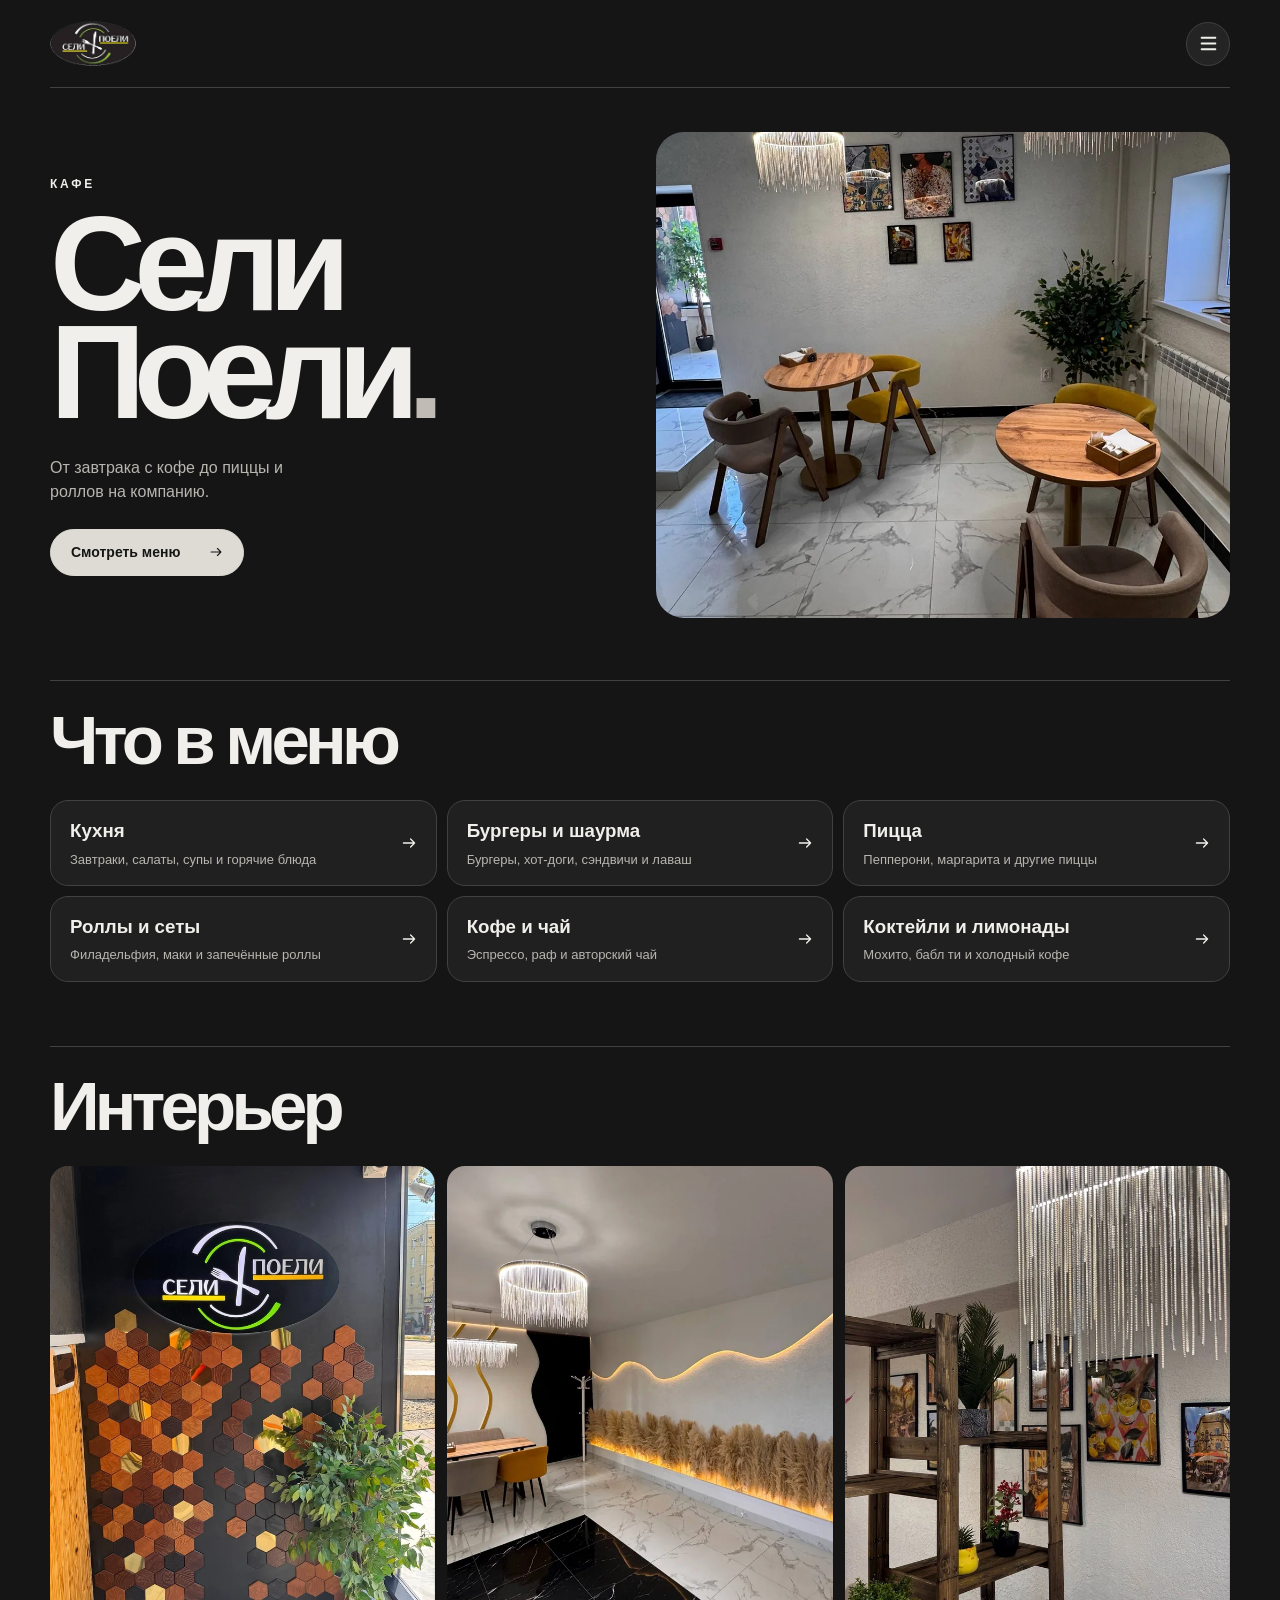
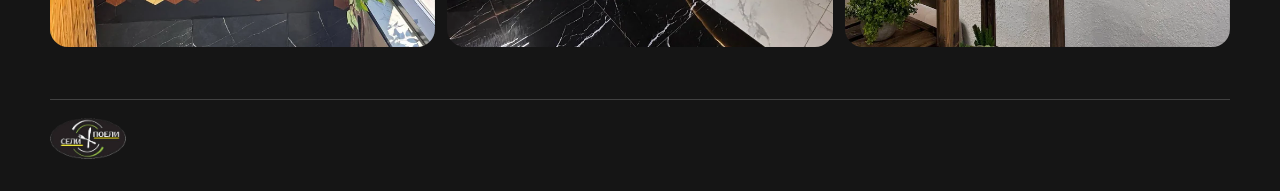
<file: index.html>
<!doctype html>
<html lang="ru"><head><meta charset="utf-8"><meta name="viewport" content="width=device-width,initial-scale=1"><meta name="description" content="Кафе «Сели Поели». Завтраки, горячие блюда, пицца, роллы и напитки."><title>Сели Поели — кафе</title><link rel="icon" href="assets/logo.png"><link rel="stylesheet" href="style.css"><script defer src="navigation.js"></script></head>
<body id="top"><header class="wrap"><a href="index.html" aria-label="Главная — Сели Поели"><img src="assets/logo.png" width="86" height="46" alt="Сели Поели"></a><details class="navigation"><summary aria-label="Навигация"><svg class="icon" aria-hidden="true" viewBox="0 0 20 20"><path d="M4 5h12M4 10h12M4 15h12"/></svg></summary><nav aria-label="Навигация"><a href="index.html" aria-current="page">Главная</a><a href="menu.html">Меню</a><a href="#interior">Интерьер</a></nav></details></header>
<main class="wrap"><section class="home-hero"><div><p class="eyebrow">КАФЕ</p><h1>Сели<br>Поели<span>.</span></h1><p class="lead">От завтрака с кофе до пиццы и роллов на компанию.</p><a class="cta" href="menu.html">Смотреть меню <svg class="icon" aria-hidden="true" viewBox="0 0 20 20"><path d="M3 10h14m-5-5 5 5-5 5"/></svg></a></div><figure class="hall-photo"><img src="assets/hall.webp" width="1100" height="1956" alt="Зал кафе с круглыми деревянными столами и подвесными люстрами" fetchpriority="high"></figure></section><section class="home-menu" aria-labelledby="categories"><h2 id="categories">Что в меню</h2><div class="category-links"><a href="menu.html?category=%D0%9A%D1%83%D1%85%D0%BD%D1%8F"><div><h3>Кухня</h3><p>Завтраки, салаты, супы и горячие блюда</p></div><svg class="icon" aria-hidden="true" viewBox="0 0 20 20"><path d="M3 10h14m-5-5 5 5-5 5"/></svg></a><a href="menu.html?category=%D0%91%D1%83%D1%80%D0%B3%D0%B5%D1%80%D1%8B%20%D0%B8%20%D1%88%D0%B0%D1%83%D1%80%D0%BC%D0%B0"><div><h3>Бургеры и шаурма</h3><p>Бургеры, хот-доги, сэндвичи и лаваш</p></div><svg class="icon" aria-hidden="true" viewBox="0 0 20 20"><path d="M3 10h14m-5-5 5 5-5 5"/></svg></a><a href="menu.html?category=%D0%9F%D0%B8%D1%86%D1%86%D0%B0"><div><h3>Пицца</h3><p>Пепперони, маргарита и другие пиццы</p></div><svg class="icon" aria-hidden="true" viewBox="0 0 20 20"><path d="M3 10h14m-5-5 5 5-5 5"/></svg></a><a href="menu.html?category=%D0%A0%D0%BE%D0%BB%D0%BB%D1%8B%20%D0%B8%20%D1%81%D0%B5%D1%82%D1%8B"><div><h3>Роллы и сеты</h3><p>Филадельфия, маки и запечённые роллы</p></div><svg class="icon" aria-hidden="true" viewBox="0 0 20 20"><path d="M3 10h14m-5-5 5 5-5 5"/></svg></a><a href="menu.html?category=%D0%9A%D0%BE%D1%84%D0%B5%20%D0%B8%20%D1%87%D0%B0%D0%B9"><div><h3>Кофе и чай</h3><p>Эспрессо, раф и авторский чай</p></div><svg class="icon" aria-hidden="true" viewBox="0 0 20 20"><path d="M3 10h14m-5-5 5 5-5 5"/></svg></a><a href="menu.html?category=%D0%9A%D0%BE%D0%BA%D1%82%D0%B5%D0%B9%D0%BB%D0%B8%20%D0%B8%20%D0%BB%D0%B8%D0%BC%D0%BE%D0%BD%D0%B0%D0%B4%D1%8B"><div><h3>Коктейли и лимонады</h3><p>Мохито, бабл ти и холодный кофе</p></div><svg class="icon" aria-hidden="true" viewBox="0 0 20 20"><path d="M3 10h14m-5-5 5 5-5 5"/></svg></a></div></section><section class="interior" id="interior" aria-labelledby="interior-title"><h2 id="interior-title">Интерьер</h2><div class="interior-grid"><img src="assets/entrance.webp" width="720" height="1280" alt="Фирменная вывеска над деревянной мозаикой" loading="lazy" decoding="async"><img src="assets/lighting.webp" width="720" height="1280" alt="Зал с тёплой подсветкой вдоль стены" loading="lazy" decoding="async"><img src="assets/details.webp" width="720" height="1280" alt="Деревянный стеллаж с растениями и картины на стене" loading="lazy" decoding="async"></div></section></main><footer class="wrap"><img src="assets/logo.png" width="76" height="41" alt="Сели Поели"></footer></body></html>
</file>
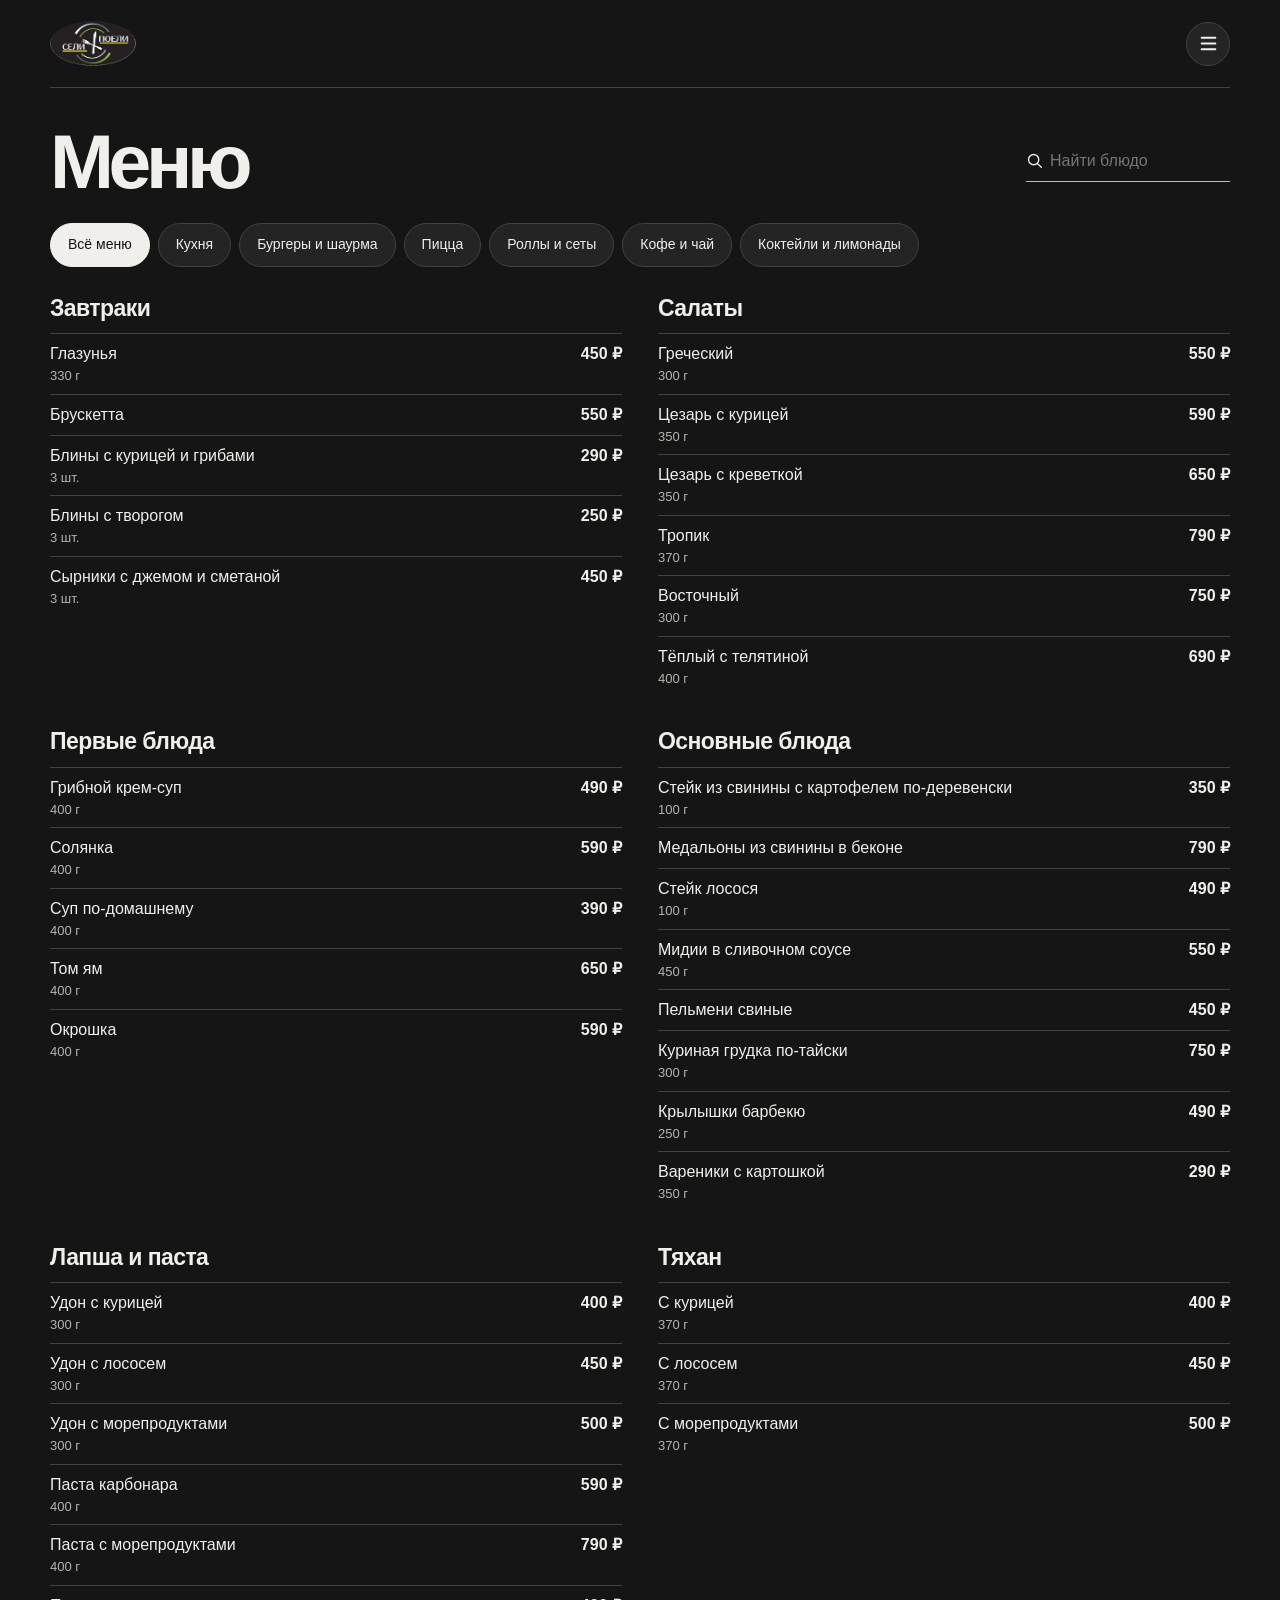
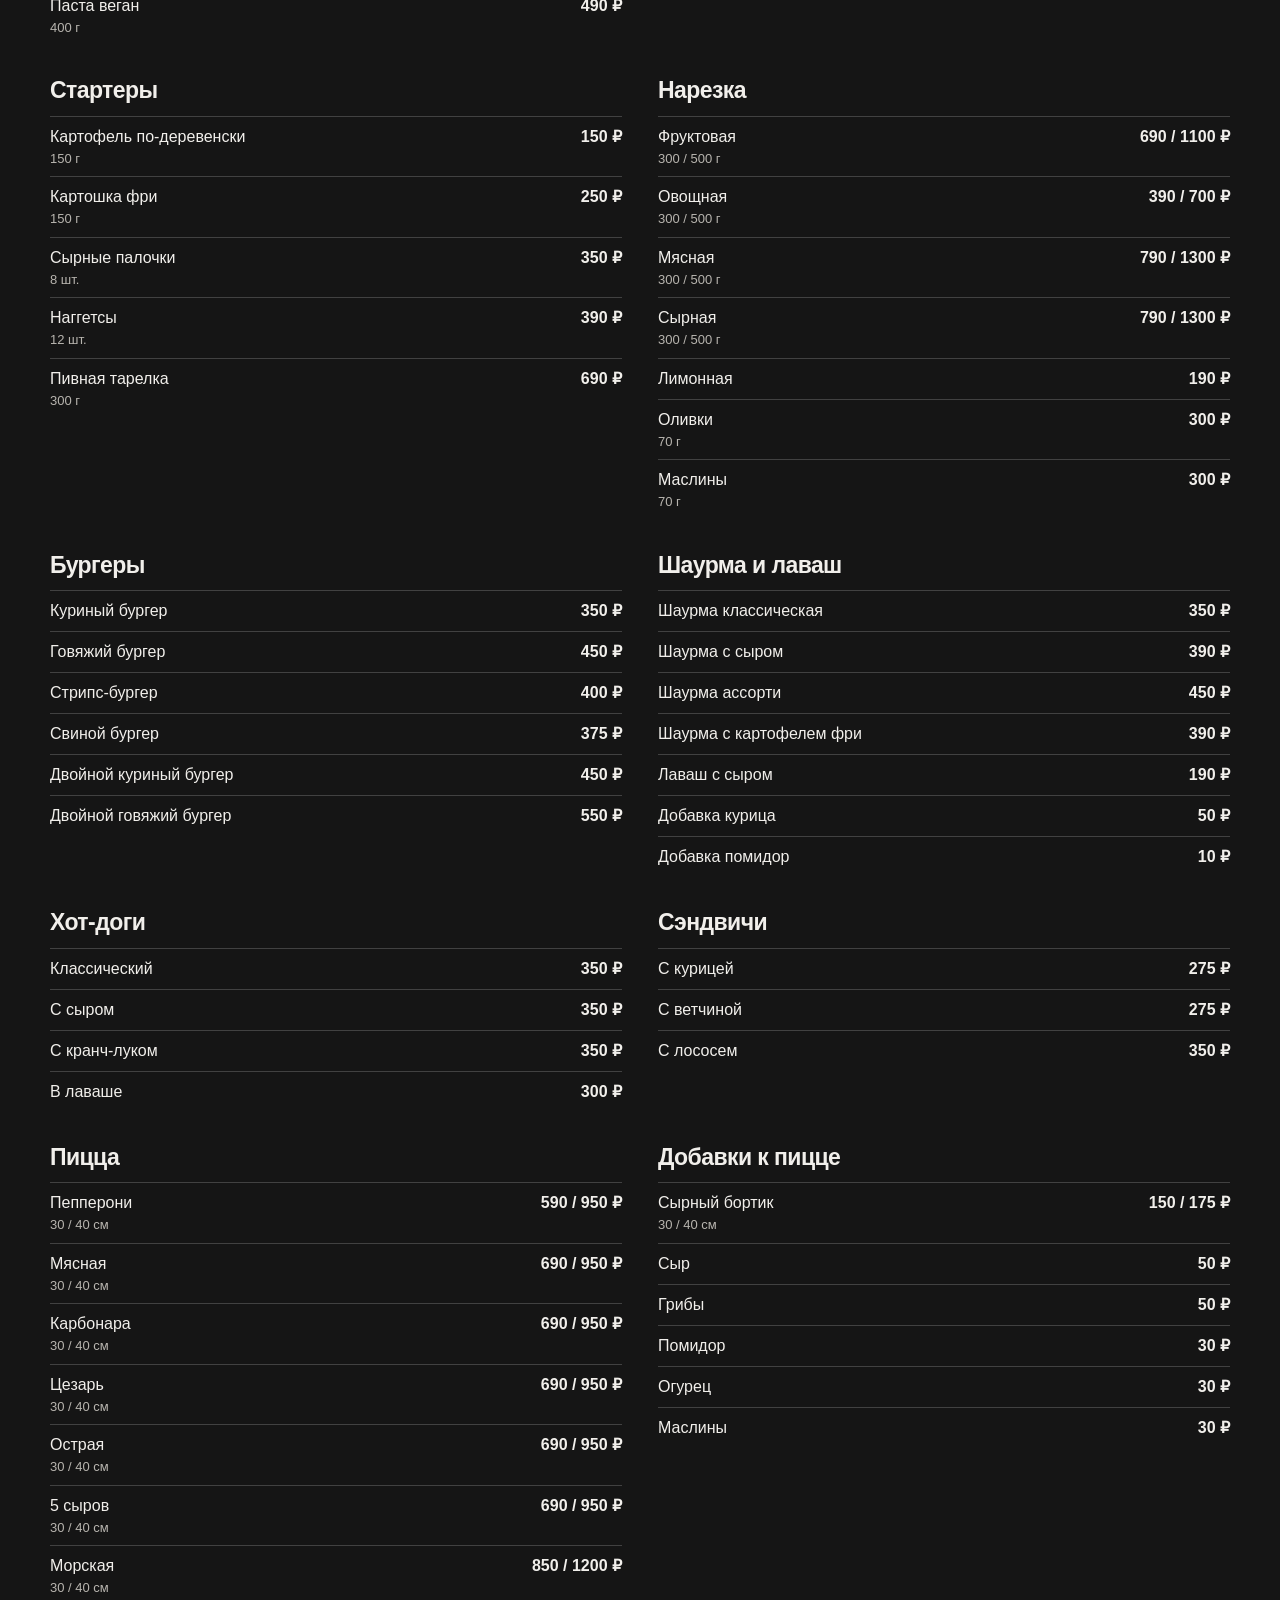
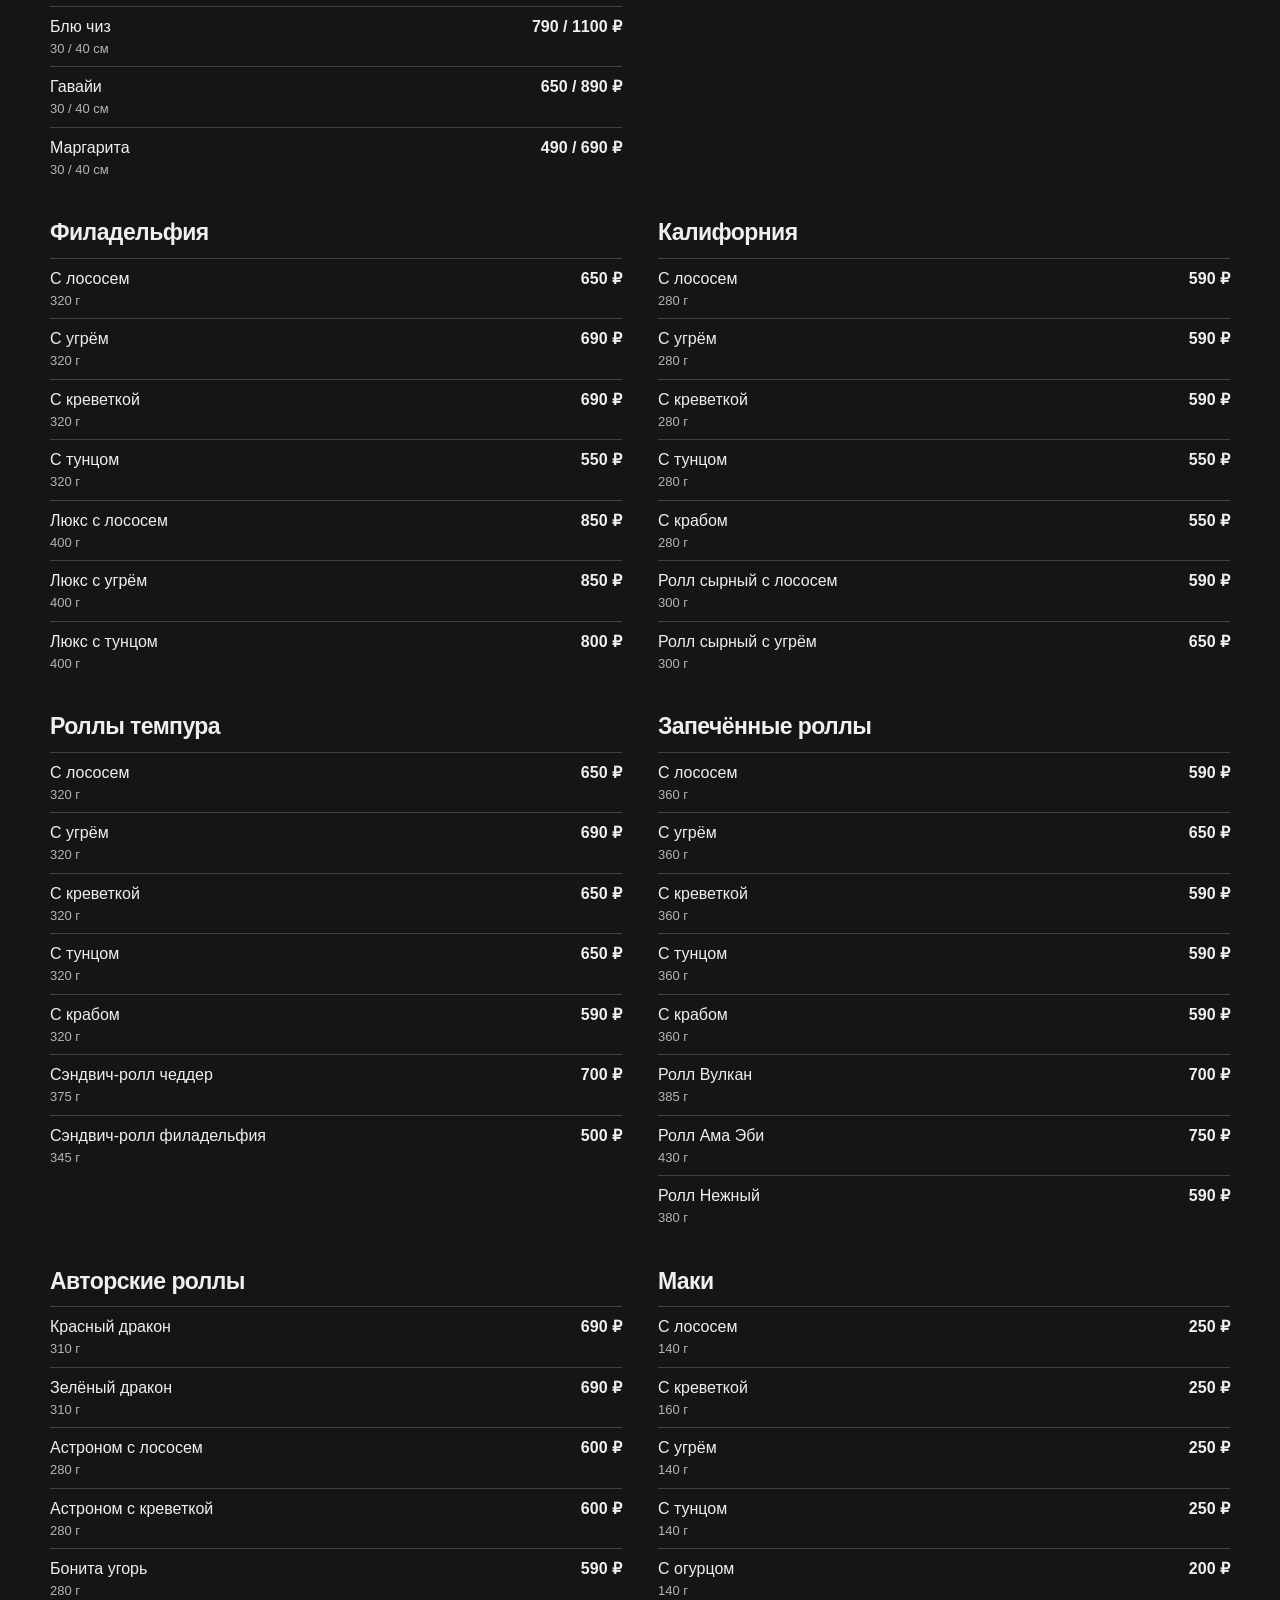
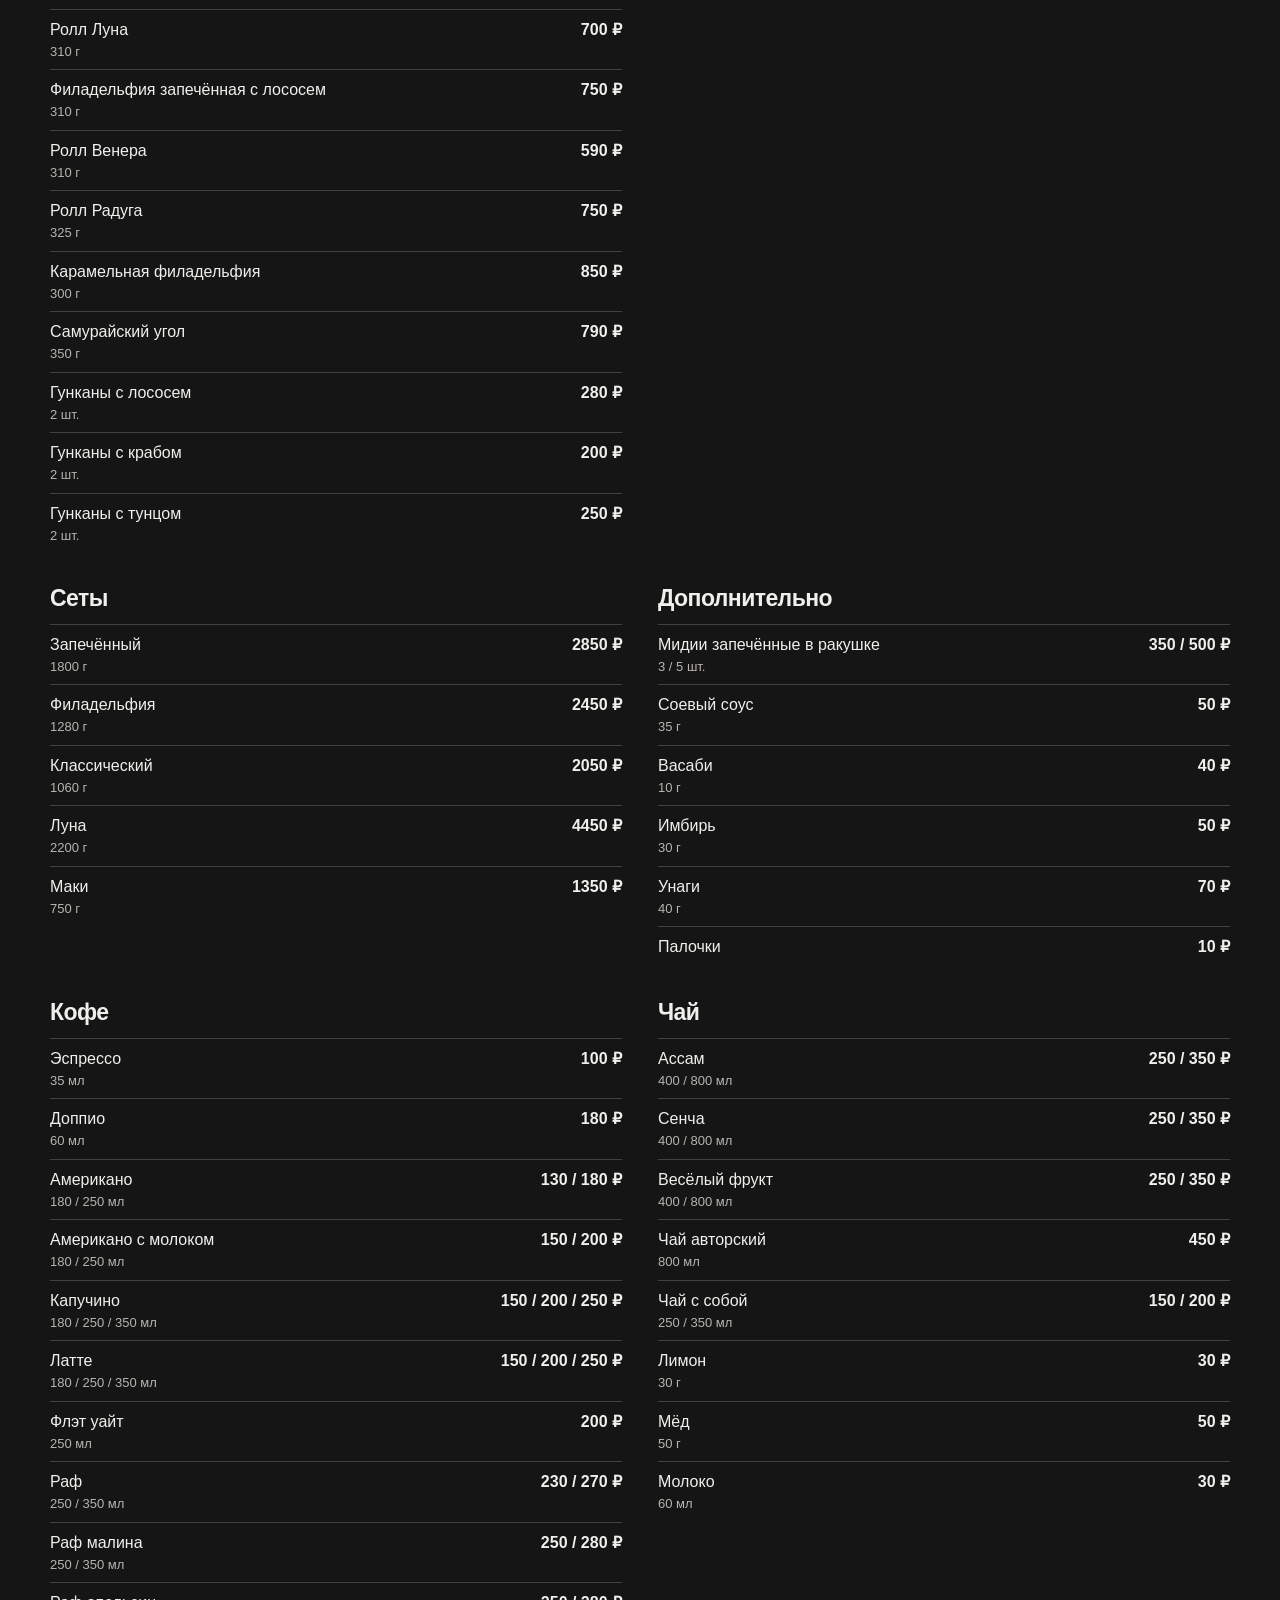
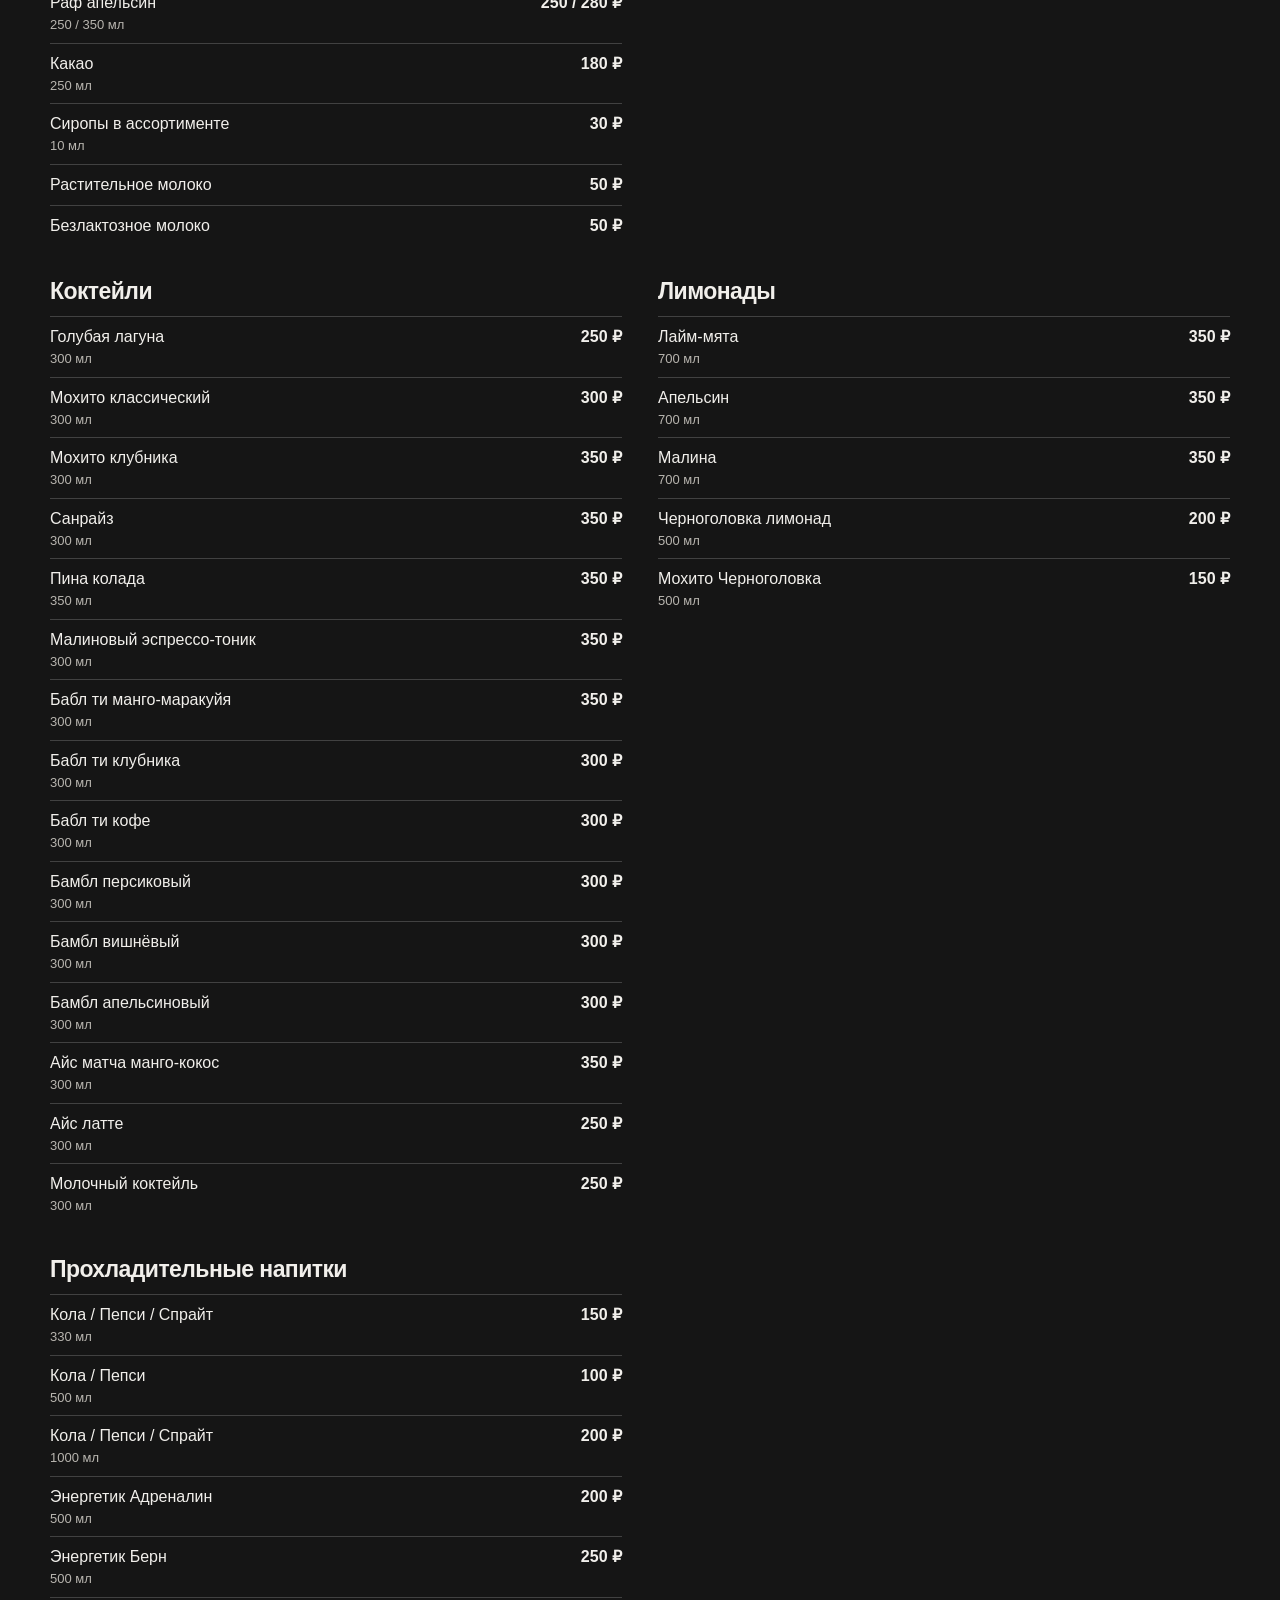
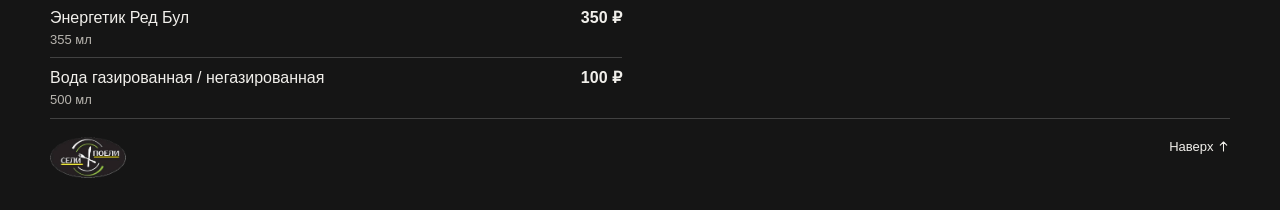
<file: menu.html>
<!doctype html>
<html lang="ru"><head><meta charset="utf-8"><meta name="viewport" content="width=device-width,initial-scale=1"><meta name="description" content="Меню «Сели Поели» с ценами и размерами порций."><title>Сели Поели — меню</title><link rel="icon" href="assets/logo.png"><link rel="stylesheet" href="style.css"><script defer src="menu.js"></script><script defer src="navigation.js"></script></head>
<body id="top"><header class="wrap"><a href="index.html" aria-label="Главная — Сели Поели"><img src="assets/logo.png" width="86" height="46" alt="Сели Поели"></a><details class="navigation"><summary aria-label="Навигация"><svg class="icon" aria-hidden="true" viewBox="0 0 20 20"><path d="M4 5h12M4 10h12M4 15h12"/></svg></summary><nav aria-label="Навигация"><a href="index.html">Главная</a><a href="menu.html" aria-current="page">Меню</a><a href="index.html#interior">Интерьер</a></nav></details></header>
<main class="wrap menu-page"><section id="menu"><div class="sectionhead"><h2>Меню</h2><label class="search"><span aria-hidden="true"><svg class="icon" aria-hidden="true" viewBox="0 0 20 20"><path d="M14 14l4 4 M15 9a6 6 0 1 1-12 0 6 6 0 0 1 12 0Z"/></svg></span><input type="search" id="search" placeholder="Найти блюдо" aria-label="Найти блюдо"></label></div><div id="tabs" role="group" aria-label="Разделы меню"></div><div id="results" aria-live="polite"></div></section>
</main>
<footer class="wrap"><img src="assets/logo.png" width="76" height="41" alt="Сели Поели"><a href="#top">Наверх <svg class="icon" aria-hidden="true" viewBox="0 0 20 20"><path d="M10 17V3m-5 5 5-5 5 5"/></svg></a></footer></body></html>
</file>
<file: style.css>
:root{--paper:#151515;--ink:#f1efeb;--muted:#b8b5af;--line:#414141;--button:#dedbd5;--accent:#c0bcb5}*{box-sizing:border-box}html{scroll-behavior:smooth}body{margin:0;background:var(--paper);color:var(--ink);color-scheme:dark;font:16px/1.5 "Inter",Arial,sans-serif}.wrap{width:min(1320px,calc(100% - 100px));margin-inline:auto}a{color:inherit;text-decoration:none}a:hover{text-decoration:underline;text-underline-offset:5px}button,input{font:inherit;color:inherit}button,summary{cursor:pointer}:focus-visible{outline:2px solid var(--accent);outline-offset:4px}header{height:88px;border-bottom:1px solid var(--line);display:flex;align-items:center;justify-content:space-between}header img,footer img{display:block;object-fit:contain}nav{display:flex;gap:32px;font-size:14px;font-weight:600}nav span{margin-left:5px}.hero{padding:48px 0 62px}.intro{align-self:center;padding:20px 0}.eyebrow{font-size:12px;letter-spacing:.23em;font-weight:700;margin:0 0 17px}.eyebrow span{display:inline-block;width:8px;height:8px;border-radius:50%;background:var(--accent);margin-right:7px}h1,h2,h3,p,figure{margin:0}h1{font-size:clamp(76px,10.5vw,154px);line-height:.81;letter-spacing:-.09em;font-weight:800}h1 span{color:var(--accent)}.lead{margin:30px 0 25px;color:var(--muted)}.cta{display:inline-flex;gap:29px;align-items:center;background:var(--button);color:var(--paper);padding:12px 17px;font-size:14px;font-weight:700}.sectionhead{display:flex;justify-content:space-between;align-items:center;gap:16px}h2{font-size:clamp(39px,6vw,78px);line-height:1;letter-spacing:-.07em}.search{display:flex;align-items:center;border-bottom:1px solid var(--accent);gap:7px}.search span{font-size:24px}.search input{width:min(180px,28vw);border:0;background:none;padding:8px 0}#menu,#original{scroll-margin-top:24px}#tabs{display:flex;gap:8px;flex-wrap:wrap;margin:23px 0 24px}button{border:1px solid var(--line);background:transparent;padding:8px 15px;font-size:14px;border-radius:2px}button:hover{border-color:var(--accent)}button[aria-pressed=true]{background:var(--ink);border-color:var(--ink);color:var(--paper)}.row{display:flex;justify-content:space-between;gap:12px}.price{white-space:nowrap;font-weight:700}.portion{font-size:13px;color:var(--muted)}.groups{display:grid;grid-template-columns:repeat(2,minmax(0,1fr));gap:28px 36px}.group h3{font-size:23px;letter-spacing:-.025em;margin-bottom:8px}.row{align-items:baseline;border-top:1px solid var(--line);padding:8px 0}.row .portion{display:block}.empty{padding:25px 0}#original{margin-top:75px;border-top:1px solid var(--line);padding:30px 0 45px}#original h2{font-size:clamp(33px,5vw,56px)}.sheets{display:flex;flex-wrap:wrap;gap:12px 28px;margin-top:18px}.sheets a{text-decoration:underline;text-underline-offset:4px}footer{border-top:1px solid var(--line);padding:18px 0 32px;display:flex;align-items:flex-start;justify-content:space-between;gap:18px;font-size:13px}@media(max-width:850px){.wrap{width:calc(100% - 48px)}}@media(max-width:620px){.wrap{width:calc(100% - 32px)}header{height:66px}header img{width:70px}nav{gap:14px;font-size:12px}.hero{padding:22px 0 44px}.intro{padding:12px 0 0}.lead{margin:22px 0 16px}.groups{grid-template-columns:1fr;gap:20px}.row{font-size:14px}#original{margin-top:48px}footer{flex-wrap:wrap}}@media(prefers-reduced-motion:reduce){html{scroll-behavior:auto}}
.icon{display:inline-block;width:1em;height:1em;vertical-align:-.14em;fill:none;stroke:currentColor;stroke-width:1.6;stroke-linecap:round;stroke-linejoin:round}.search .icon{display:block;width:17px;height:17px}

.cta, #tabs button {
  min-height: 44px;
  border-radius: 999px;
  transition: background-color .18s ease, border-color .18s ease, transform .18s ease;
}
.cta {
  padding-inline: 20px;
  border: 1px solid var(--button);
}
.cta:hover {
  background: var(--ink);
  text-decoration: none;
}
#tabs button {
  padding-inline: 17px;
  background: #242424;
}
#tabs button:hover {
  background: #303030;
}
#tabs button[aria-pressed=true] {
  background: var(--ink);
}
.cta:active, #tabs button:active {
  transform: scale(.97);
}
@media (prefers-reduced-motion: reduce) {
  .cta, #tabs button { transition: none; }
  .cta:active, #tabs button:active { transform: none; }
}

nav a[aria-current="page"] { text-decoration: underline; text-underline-offset: 6px; }
.home-hero { display: grid; grid-template-columns: 1fr 1fr; align-items: center; gap: 32px; padding: 44px 0 62px; }
.home-hero h1 { font-size: clamp(74px, 10.4vw, 144px); }
.home-hero .lead { max-width: 27ch; }
.brand-panel { display: grid; place-items: center; aspect-ratio: 1.18; background: #202020; border: 1px solid var(--line); border-radius: 28px; }
.brand-panel img { width: 72%; height: auto; }
.home-menu { padding: 25px 0 64px; border-top: 1px solid var(--line); }
.home-menu h2 { font-size: clamp(40px, 5.5vw, 69px); margin-bottom: 25px; }
.category-links { display: grid; grid-template-columns: repeat(3, minmax(0, 1fr)); gap: 10px; }
.category-links a { display: flex; align-items: center; justify-content: space-between; gap: 10px; padding: 16px 19px; border: 1px solid var(--line); background: #202020; border-radius: 18px; }
.category-links a:hover { background: #2c2c2c; text-decoration: none; }
.category-links p { color: var(--muted); font-size: 13px; margin-top: 4px; }
.category-links .icon { flex-shrink: 0; }
.menu-page { padding-top: 35px; }
@media (max-width: 950px) { .category-links { grid-template-columns: repeat(2, minmax(0, 1fr)); } }
@media (max-width: 620px) {
  .home-hero { grid-template-columns: 1fr; padding: 32px 0; gap: 24px; }
  .brand-panel { aspect-ratio: 2.1; border-radius: 20px; }
  .brand-panel img { width: 50%; }
  .home-menu { padding-bottom: 40px; }
  .category-links { grid-template-columns: 1fr; }
  header nav { gap: 10px; }
}

.navigation { position: relative; z-index: 2; }
.navigation summary { display: grid; place-items: center; width: 44px; height: 44px; list-style: none; border: 1px solid var(--line); border-radius: 50%; background: #242424; }
.navigation summary::-webkit-details-marker { display: none; }
.navigation summary .icon { width: 23px; height: 23px; }
.navigation summary:hover, .navigation[open] summary { background: #343434; }
.navigation nav { position: absolute; inset: calc(100% + 8px) 0 auto auto; display: grid; gap: 4px; width: 164px; padding: 7px; border: 1px solid var(--line); border-radius: 16px; background: #242424; box-shadow: 0 10px 25px #0005; }
.navigation nav a { padding: 10px 12px; border-radius: 9px; font-size: 14px; }
.navigation nav a:hover, .navigation nav a[aria-current="page"] { background: #383838; text-decoration: none; }

.hall-photo { aspect-ratio: 1.18; overflow: hidden; border-radius: 28px; background: #202020; }
.hall-photo img, .interior-grid img { display: block; width: 100%; height: 100%; object-fit: cover; }
.hall-photo img { object-position: center 61%; }
.interior { padding: 25px 0 52px; border-top: 1px solid var(--line); scroll-margin-top: 20px; }
.interior h2 { font-size: clamp(40px, 5.5vw, 69px); margin-bottom: 25px; }
.interior-grid { display: grid; grid-template-columns: repeat(3, minmax(0, 1fr)); gap: 12px; }
.interior-grid img { height: auto; aspect-ratio: 4 / 5; border-radius: 18px; object-position: center 55%; }
@media (max-width: 620px) {
  .hall-photo { aspect-ratio: 1.24; border-radius: 20px; }
  .interior-grid { gap: 6px; }
  .interior-grid img { aspect-ratio: 3 / 5; border-radius: 10px; }
}
</file>
